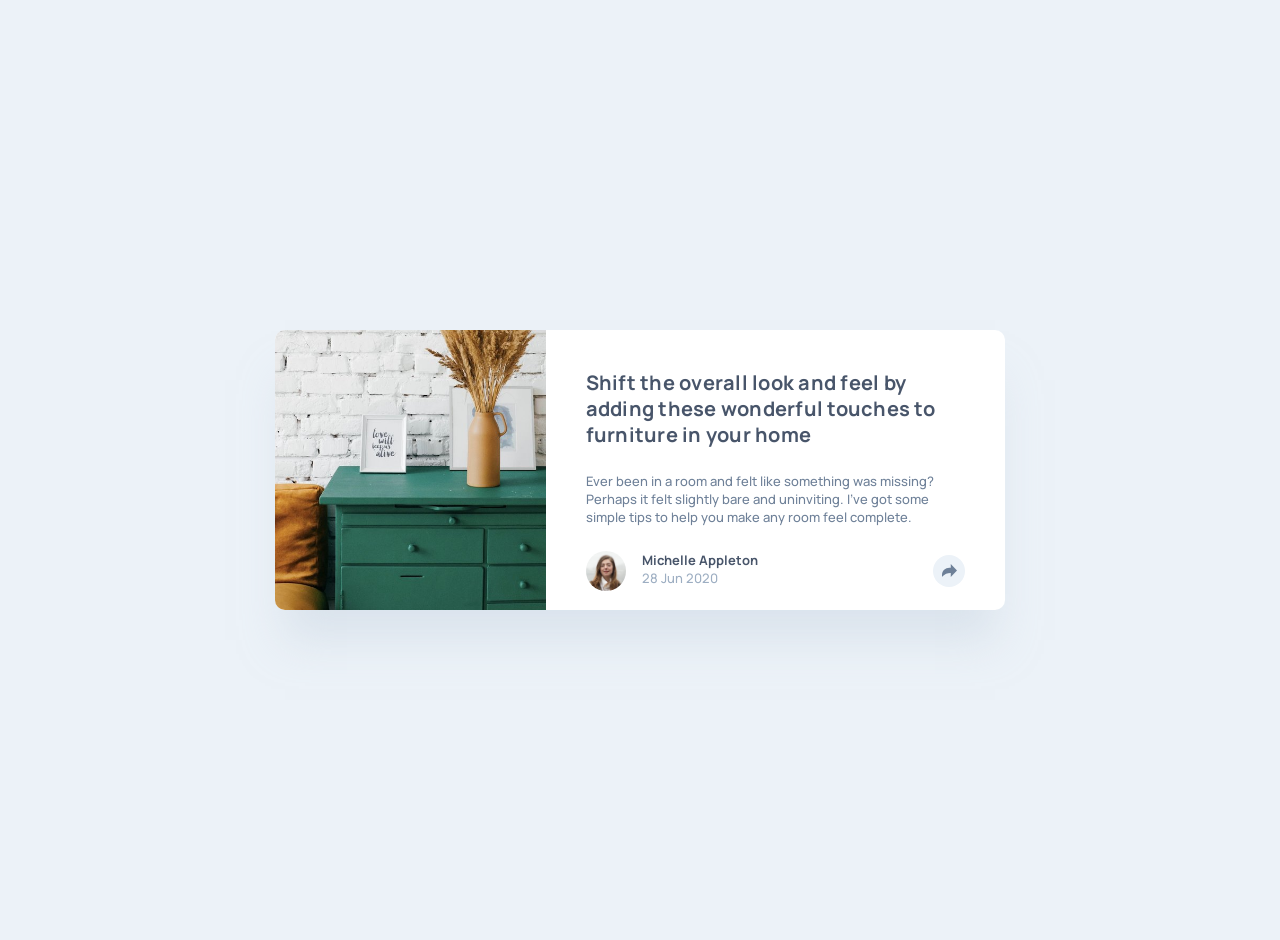
<file: article-preview-component-master/index.html>
<!doctype html>
<html lang="en">
  <head>
    <meta charset="UTF-8" />
    <meta name="viewport" content="width=device-width, initial-scale=1.0" />
    <!-- displays site properly based on user's device -->

    <link
      rel="icon"
      type="image/png"
      sizes="32x32"
      href="./images/favicon-32x32.png"
    />

    <title>Frontend Mentor | Article preview component</title>

    <link href="styles/styles.css" rel="stylesheet" />
  </head>
  <body>
    <article class="container">
      <div class="card-image-container">
        <img
          class="article-image"
          src="images/drawers.jpg"
          alt="picture of a table with a vase with flowers"
        />
      </div>
      <div class="content">
        <div class="article-content">
          <h1 class="textPresetBold1">
            Shift the overall look and feel by adding these wonderful touches to
            furniture in your home
          </h1>
          <p class="textPreset2">
            Ever been in a room and felt like something was missing? Perhaps it
            felt slightly bare and uninviting. I’ve got some simple tips to help
            you make any room feel complete.
          </p>
        </div>

        <div class="avatar-container">
          <div class="avatar-content">
            <img
              class="avatar-image"
              src="images/avatar-michelle.jpg"
              alt="Michelle Appleton Picture"
            />
            <div class="avatar-info">
              <h3 class="textPresetBold2">Michelle Appleton</h3>
              <span class="textPreset2"> 28 Jun 2020 </span>
            </div>
          </div>
          <button class="share-link" aria-label="Share icon">
            <svg
              width="15"
              height="13"
              viewBox="0 0 15 13"
              fill="none"
              xmlns="http://www.w3.org/2000/svg"
            >
              <path
                d="M15 6.48112L8.76629 0V3.86675H7.44095C3.33138 3.86675 0 7.02539 0 10.9219V12.971L0.588684 12.3594C2.59014 10.2802 5.4221 9.09549 8.39115 9.09549H8.76629V12.9622L15 6.48112Z"
                fill="currentColor"
              />
            </svg>
          </button>
          <div class="share-container">
            <span class="textPreset3">SHARE</span>

            <div class="icon-share">
              <a href="#" aria-label="Share on Facebook">
                <img src="images/icon-facebook.svg" alt="Facebook icon" />
              </a>
              <a href="#" aria-label="Share on Twitter">
                <img src="images/icon-twitter.svg" alt="Twitter icon" />
              </a>
              <a href="#" aria-label="Share on Pinterest">
                <img src="images/icon-pinterest.svg" alt="Pinterest Icon" />
              </a>
            </div>
          </div>
        </div>
      </div>
    </article>

    <footer class="attribution">
      Challenge by
      <a href="https://www.frontendmentor.io?ref=challenge">Frontend Mentor</a>.
      Coded by <a href="#">Your Name Here</a>.
    </footer>
    <script src="./index.js"></script>
  </body>
</html>
</file>
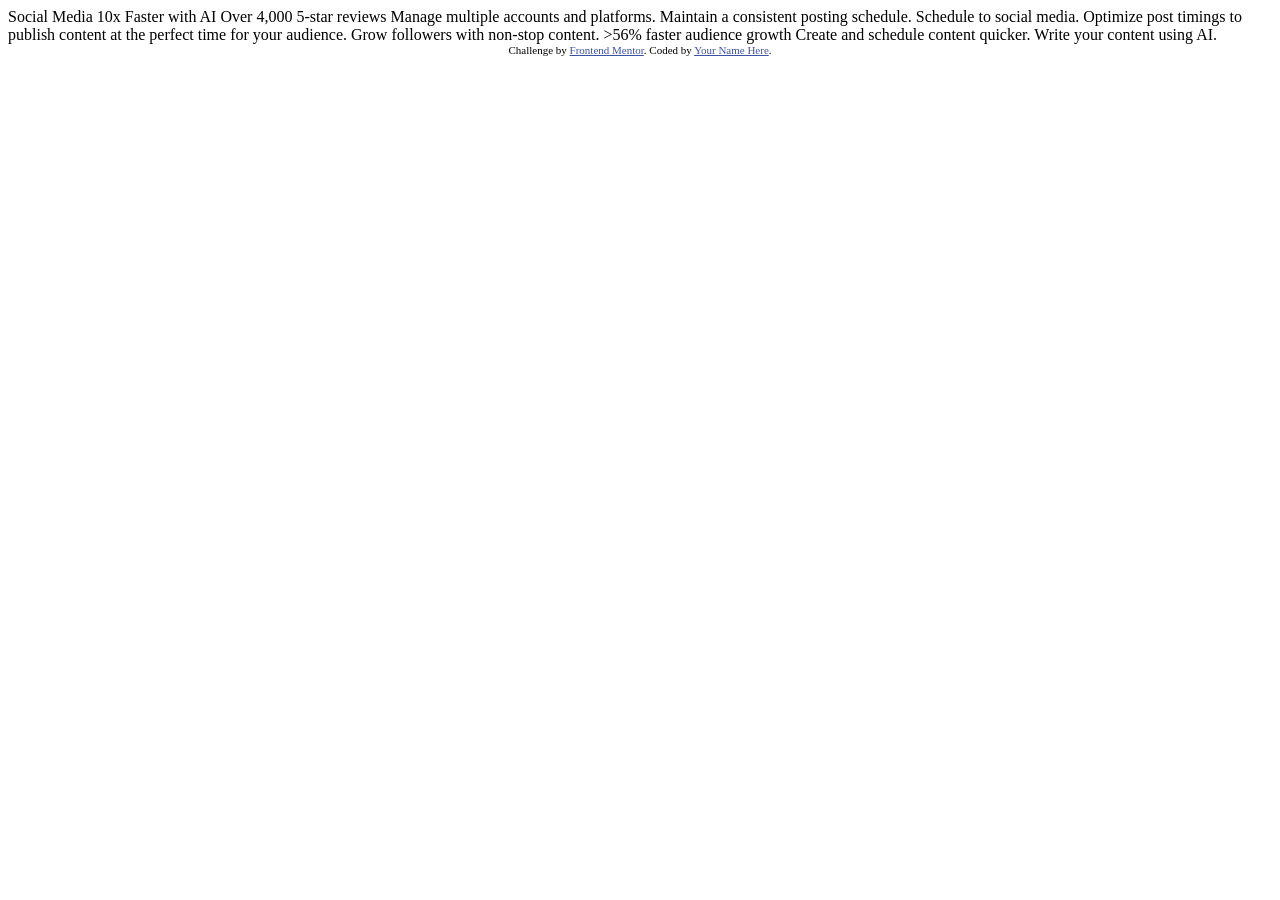
<file: bento-grid-main/index.html>
<!DOCTYPE html>
<html lang="en">
<head>
  <meta charset="UTF-8">
  <meta name="viewport" content="width=device-width, initial-scale=1.0"> <!-- displays site properly based on user's device -->

  <link rel="icon" type="image/png" sizes="32x32" href="./assets/images/favicon-32x32.png">
  
  <title>Frontend Mentor | Bento grid</title>

  <!-- Feel free to remove these styles or customise in your own stylesheet 👍 -->
  <style>
    .attribution { font-size: 0.6875rem; text-align: center; }
    .attribution a { color: hsl(228, 45%, 44%); }
  </style>
</head>
<body>

  Social Media 10x Faster with AI
  Over 4,000 5-star reviews

  Manage multiple accounts and platforms.

  Maintain a consistent posting schedule.

  Schedule to social media.
  Optimize post timings to publish content at the perfect time for your audience.
  
  Grow followers with non-stop content.

  >56% faster audience growth
  
  Create and schedule content quicker.

  Write your content using AI.
  
  <footer class="attribution">
    Challenge by <a href="https://www.frontendmentor.io?ref=challenge">Frontend Mentor</a>. 
    Coded by <a href="#">Your Name Here</a>.
  </footer>
</body>
</html>
</file>
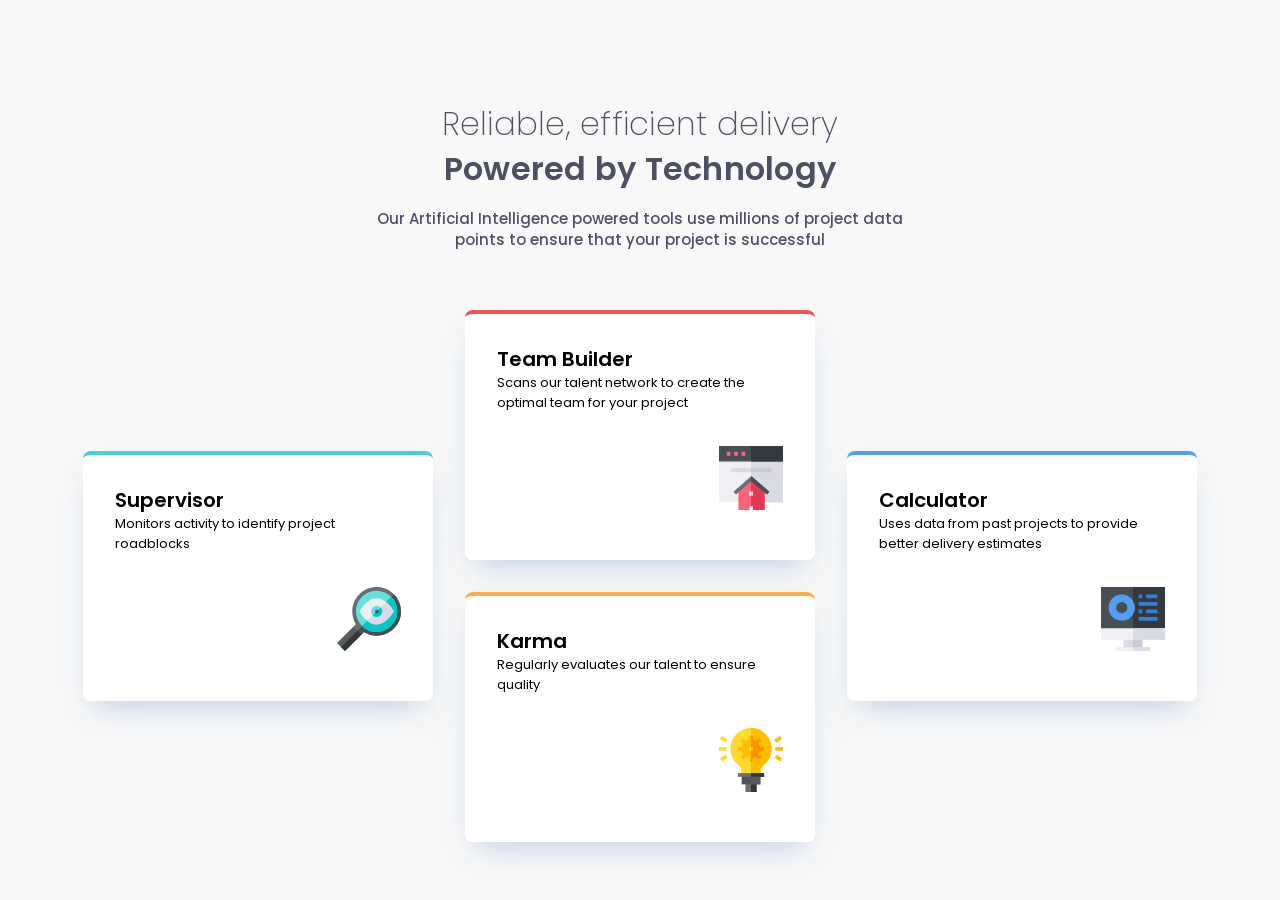
<file: four-card-feature-section-master/index.html>
<!doctype html>
<html lang="en">
  <head>
    <meta charset="UTF-8" />
    <meta name="viewport" content="width=device-width, initial-scale=1.0" />
    <!-- displays site properly based on user's device -->
    <link rel="stylesheet" href="./styles/style.css" type="text/css" />
    <link
      rel="icon"
      type="image/png"
      sizes="32x32"
      href="./images/favicon-32x32.png"
    />

    <title>Frontend Mentor | Four card feature section</title>
  </head>
  <body>
    <main>
      <header>
        <h1 class="title text-preset-2">
          Reliable, efficient delivery
          <span class="bold-part-title text-preset-1"
            >Powered by Technology</span
          >
        </h1>
        <p class="text-preset-4">
          Our Artificial Intelligence powered tools use millions of project data
          points to ensure that your project is successful
        </p>
      </header>

      <section class="card-section">
        <div class="card supervisor">
          <div class="text-container">
            <h3 class="card-title text-preset-3">Supervisor</h3>
            <p class="card-text text-preset-5">
              Monitors activity to identify project roadblocks
            </p>
          </div>
          <img
            class="card-image"
            src="./images/icon-supervisor.svg"
            alt="magnifying glass icon "
          />
        </div>
        <div class="card team-builder">
          <div class="text-container">
            <h3 class="card-title text-preset-3">Team Builder</h3>
            <p class="card-text text-preset-5">
              Scans our talent network to create the optimal team for your
              project
            </p>
          </div>
          <img
            class="card-image"
            src="./images/icon-team-builder.svg"
            alt="icon team Builder"
          />
        </div>
        <div class="card karma">
          <div class="text-container">
            <h3 class="card-title text-preset-3">Karma</h3>
            <p class="card-text text-preset-5">
              Regularly evaluates our talent to ensure quality
            </p>
          </div>
          <img
            class="card-image"
            src="./images/icon-karma.svg"
            alt="lamp icon"
          />
        </div>
        <div class="card calculator">
          <div class="text-container">
            <h3 class="card-title text-preset-3">Calculator</h3>
            <p class="card-text text-preset-5">
              Uses data from past projects to provide better delivery estimates
            </p>
          </div>
          <img
            class="card-image"
            src="./images/icon-calculator.svg"
            alt="computer icon"
          />
        </div>
      </section>
    </main>
  </body>
</html>
</file>
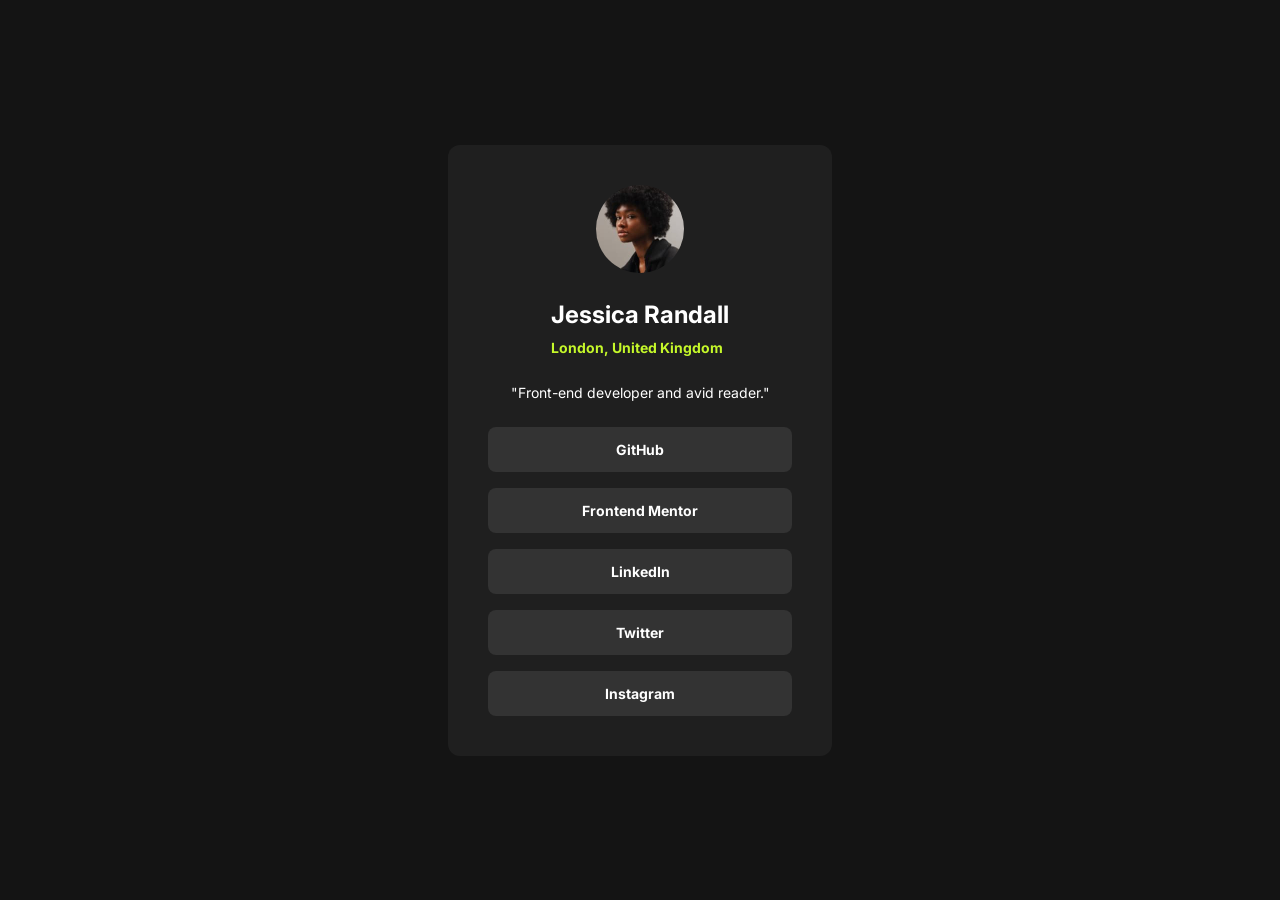
<file: social-links-profile-main/index.html>
<!doctype html>
<html lang="en">
  <head>
    <meta charset="UTF-8" />
    <meta name="viewport" content="width=device-width, initial-scale=1.0" />
    <!-- displays site properly based on user's device -->

    <link
      rel="icon"
      type="image/png"
      sizes="32x32"
      href="./assets/images/favicon-32x32.png"
    />
    <link rel="stylesheet" href="css/styles.css" />
    <title>Frontend Mentor | Social links profile</title>
  </head>
  <body>
    <main>
      <section class="central-card">
        <div class="personal-info-header">
          <img
            src="./assets/images/avatar-jessica.jpeg"
            alt="Jessica Randall personal photo"
          />
          <div>
            <h1>Jessica Randall</h1>
            <p>London, United Kingdom</p>
          </div>
          <span>"Front-end developer and avid reader."</span>
        </div>
        <ul>
          <li>
            <a href="#">GitHub</a>
          </li>
          <li>
            <a href="#">Frontend Mentor</a>
          </li>
          <li>
            <a href="#">LinkedIn</a>
          </li>
          <li>
            <a href="#">Twitter</a>
          </li>
          <li>
            <a href="#">Instagram</a>
          </li>
        </ul>
      </section>
    </main>
  </body>
</html>
</file>
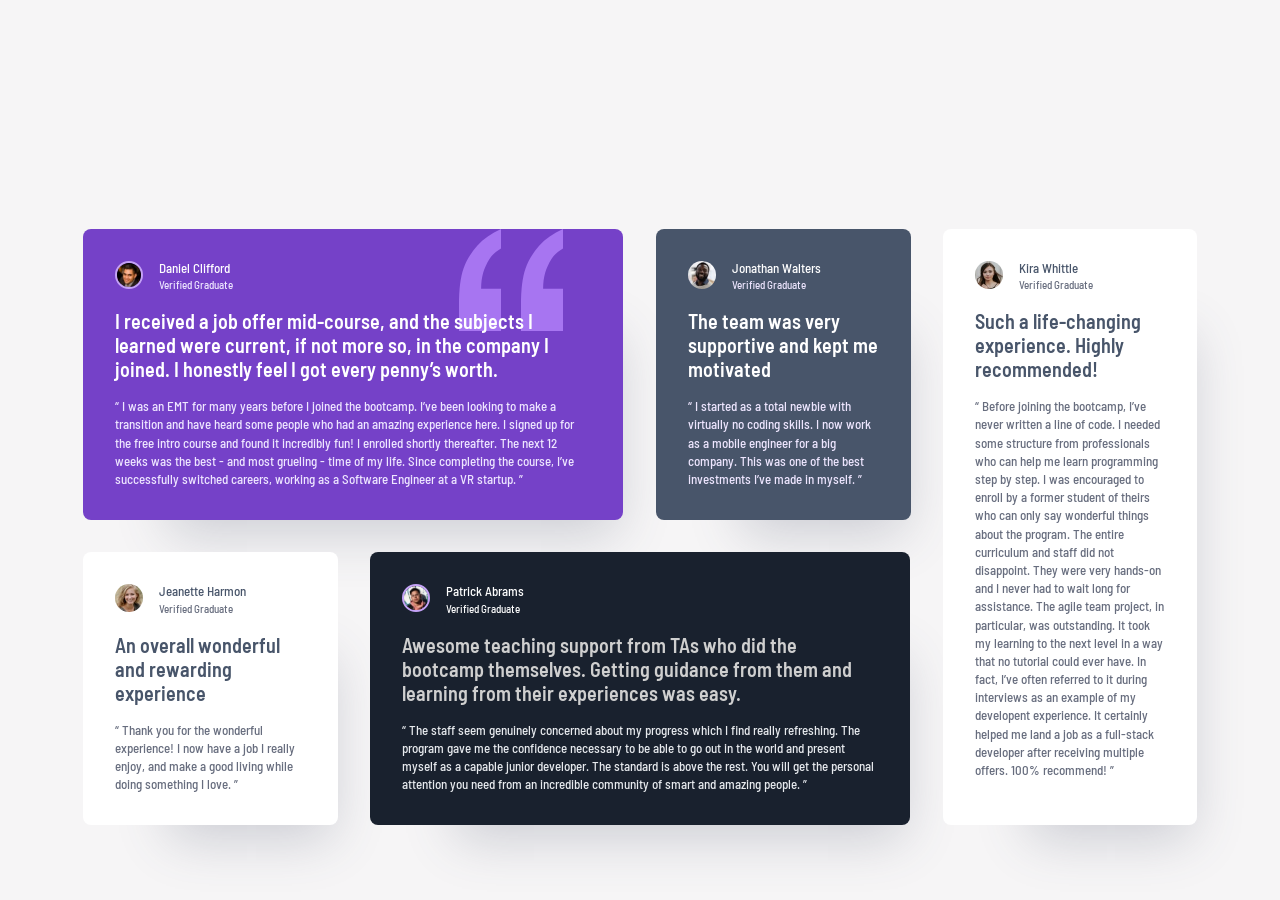
<file: testimonials-grid-section-main/index.html>
<!doctype html>
<html lang="en">
  <head>
    <meta charset="UTF-8" />
    <meta name="viewport" content="width=device-width, initial-scale=1.0" />
    <!-- displays site properly based on user's device -->
    <link rel="stylesheet" href="./css/styles.css" />

    <link
      rel="icon"
      type="image/png"
      sizes="32x32"
      href="./images/favicon-32x32.png"
    />

    <title>Frontend Mentor | Testimonial-Grid-section</title>
  </head>
  <body>
    <main>
      <section>
        <div class="card card1">
          <div class="card-person-info">
            <img
              class="person-image with-border"
              src="./images/image-daniel.jpg"
              alt="person profile image "
            />
            <div class="person-info">
              <h3 class="text-preset-2">Daniel Clifford</h3>
              <span class="text-preset-4">Verified Graduate</span>
            </div>
          </div>
          <div class="testimonial-text">
            <h2 class="text-preset-1">
              I received a job offer mid-course, and the subjects I learned were
              current, if not more so, in the company I joined. I honestly feel
              I got every penny’s worth.
            </h2>
            <p class="text-preset-3">
              “ I was an EMT for many years before I joined the bootcamp. I’ve
              been looking to make a transition and have heard some people who
              had an amazing experience here. I signed up for the free intro
              course and found it incredibly fun! I enrolled shortly thereafter.
              The next 12 weeks was the best - and most grueling - time of my
              life. Since completing the course, I’ve successfully switched
              careers, working as a Software Engineer at a VR startup. ”
            </p>
          </div>
        </div>
        <div class="card card2">
          <div class="card-person-info">
            <img
              class="person-image"
              src="./images/image-jonathan.jpg"
              alt="person profile image "
            />
            <div class="person-info">
              <h3 class="text-preset-2">Jonathan Walters</h3>
              <span class="text-preset-4">Verified Graduate</span>
            </div>
          </div>
          <div class="testimonial-text">
            <h2 class="text-preset-1">
              The team was very supportive and kept me motivated
            </h2>
            <p class="text-preset-3">
              “ I started as a total newbie with virtually no coding skills. I
              now work as a mobile engineer for a big company. This was one of
              the best investments I’ve made in myself. ”
            </p>
          </div>
        </div>
        <div class="card card3">
          <div class="card-person-info">
            <img
              class="person-image"
              src="./images/image-jeanette.jpg"
              alt="person profile image "
            />
            <div class="person-info">
              <h3 class="text-preset-2">Jeanette Harmon</h3>
              <span class="text-preset-4">Verified Graduate</span>
            </div>
          </div>
          <div class="testimonial-text">
            <h2 class="text-preset-1">
              An overall wonderful and rewarding experience
            </h2>
            <p class="text-preset-3">
              “ Thank you for the wonderful experience! I now have a job I
              really enjoy, and make a good living while doing something I love.
              ”
            </p>
          </div>
        </div>
        <div class="card card4">
          <div class="card-person-info">
            <img
              class="person-image with-border"
              src="./images/image-patrick.jpg"
              alt="person profile image"
            />
            <div class="person-info">
              <h3 class="text-preset-2">Patrick Abrams</h3>
              <span class="text-preset-4">Verified Graduate</span>
            </div>
          </div>
          <div class="testimonial-text">
            <h2 class="text-preset-1">
              Awesome teaching support from TAs who did the bootcamp themselves.
              Getting guidance from them and learning from their experiences was
              easy.
            </h2>
            <p class="text-preset-3">
              “ The staff seem genuinely concerned about my progress which I
              find really refreshing. The program gave me the confidence
              necessary to be able to go out in the world and present myself as
              a capable junior developer. The standard is above the rest. You
              will get the personal attention you need from an incredible
              community of smart and amazing people. ”
            </p>
          </div>
        </div>
        <div class="card card5">
          <div class="card-person-info">
            <img
              class="person-image"
              src="./images/image-kira.jpg"
              alt="person profile image "
            />
            <div class="person-info">
              <h3 class="text-preset-2">Kira Whittle</h3>
              <span class="text-preset-4">Verified Graduate</span>
            </div>
          </div>
          <div class="testimonial-text">
            <h2 class="text-preset-1">
              Such a life-changing experience. Highly recommended!
            </h2>
            <p class="text-preset-3">
              “ Before joining the bootcamp, I’ve never written a line of code.
              I needed some structure from professionals who can help me learn
              programming step by step. I was encouraged to enroll by a former
              student of theirs who can only say wonderful things about the
              program. The entire curriculum and staff did not disappoint. They
              were very hands-on and I never had to wait long for assistance.
              The agile team project, in particular, was outstanding. It took my
              learning to the next level in a way that no tutorial could ever
              have. In fact, I’ve often referred to it during interviews as an
              example of my developent experience. It certainly helped me land a
              job as a full-stack developer after receiving multiple offers.
              100% recommend! ”
            </p>
          </div>
        </div>
      </section>
    </main>

    <!-- <footer class="attribution">
    Challenge by <a href="https://www.frontendmentor.io?ref=challenge">Frontend Mentor</a>. 
    Coded by <a href="#">Your Name Here</a>.
  </footer> -->
  </body>
</html>
</file>
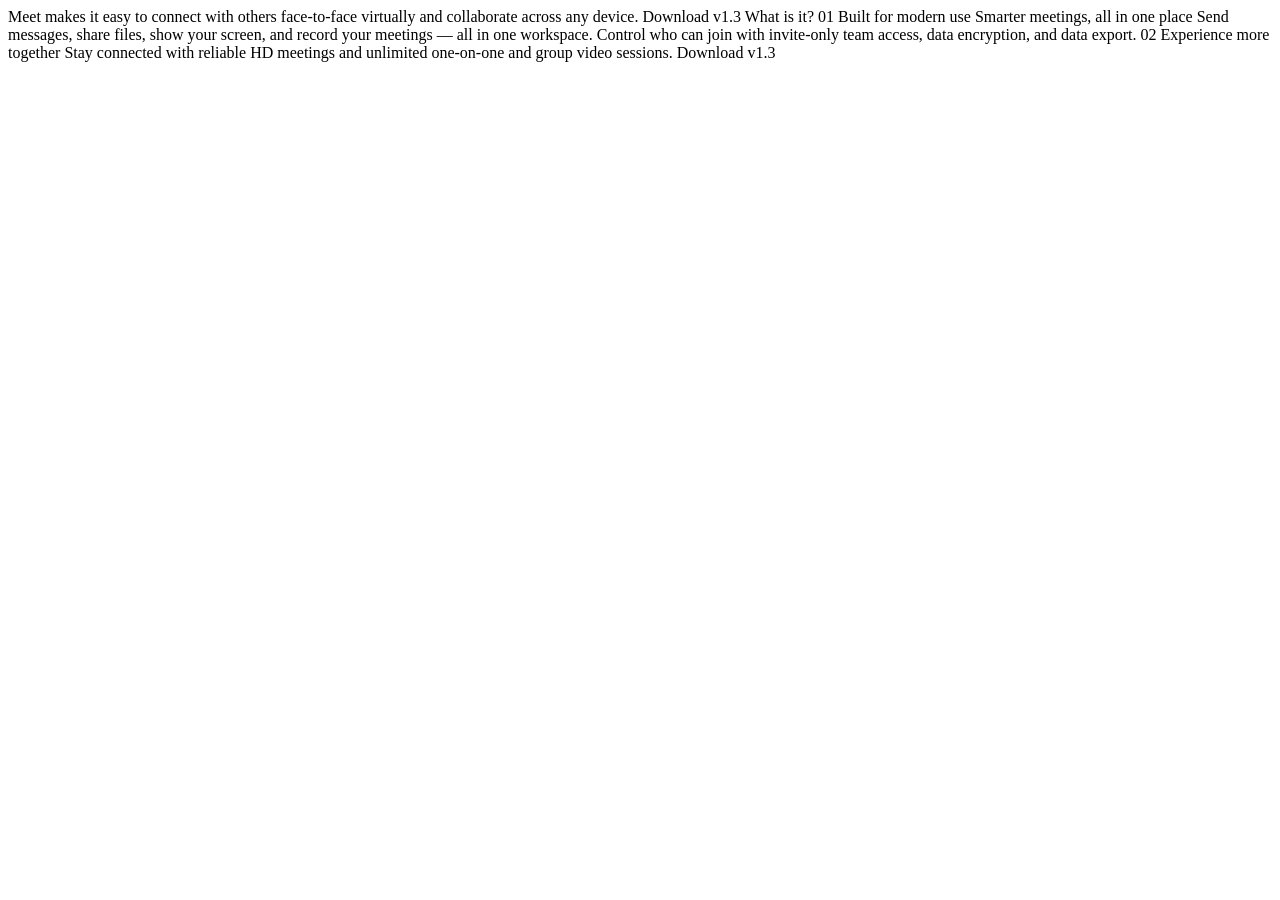
<file: meet-landing-page/starter-code/index.html>
<!DOCTYPE html>
<html lang="en">
<head>
  <meta charset="UTF-8">
  <meta name="viewport" content="width=device-width, initial-scale=1.0">

  <link rel="icon" type="image/png" sizes="32x32" href="./assets/favicon-32x32.png">
  
  <title>Frontend Mentor | Meet landing page</title>
</head>
<body>
  Meet makes it easy to connect with others face-to-face virtually and collaborate across any device.

  Download v1.3
  What is it?

  01
  Built for modern use

  Smarter meetings, all in one place

  Send messages, share files, show your screen, and record your meetings — all in one 
  workspace. Control who can join with invite-only team access, data encryption, and data export.

  02
  Experience more together
  Stay connected with reliable HD meetings and unlimited one-on-one and group video sessions.

  Download v1.3
</body>
</html>
</file>
<file: article-preview-component-master/styles/styles.css>
@import url("https://fonts.googleapis.com/css2?family=Manrope:wght@200..800&display=swap");

.attribution {
  display: none;
  font-size: 0.6875rem;
  text-align: center;
}
.attribution a {
  color: hsl(228, 45%, 44%);
}

* {
  box-sizing: border-box;
  margin: 0;
  padding: 0;
}

/* Manrope Bold */
.textPresetBold1 {
  font-family: "Manrope", sans-serif;
  font-weight: 700;
  font-size: 20px;
  line-height: 130%;
  letter-spacing: 0.25px;
}

/* Manrope Bold 2*/
.textPresetBold2 {
  font-family: "Manrope", sans-serif;
  font-weight: 700;
  font-size: 13px;
  line-height: 140%;
  letter-spacing: 0.12%;
}
/* Manrope Mediun */
.textPreset2 {
  font-family: "Manrope", sans-serif;
  font-weight: 500;
  font-size: 13px;
  line-height: 140%;
  letter-spacing: 0.12%;
}

/* Manrope*/
.textPreset3 {
  font-family: "Manrope", sans-serif;
  font-weight: 400;
  font-size: 13px;
  line-height: 140%;
  letter-spacing: 25%;
}
:root {
  --Grey-200: #ecf2f8;
  --Grey-400: #9daec2;
  --Grey-500: #6e8098;
  --Grey-900: #48556a;
  --White: #ffffff;
}

body {
  background-color: var(--Grey-200);
  height: 100dvh;
  display: flex;
  flex-direction: column;
  justify-content: center;
  margin: 20px;
  align-items: center;
}

.container {
  background-color: var(--White);
  max-width: 327px;
  max-height: 538px;
  height: 100%;
  border-radius: 10px;
  overflow: hidden;
  box-shadow: 0px 40px 40px -10px rgb(201, 213, 225, 0.5);
}

.article-image {
  height: 200px;
  width: 100%;
  display: block;
  object-fit: cover;
  object-position: left -15px;
}

.content {
  display: flex;
  flex-direction: column;
  gap: 48px;
  padding: 32px 30px 18px;
  position: relative;
}

.article-content {
  display: flex;
  flex-direction: column;
  gap: 24px;
  & h1 {
    color: var(--Grey-900);
  }
  & p {
    color: var(--Grey-500);
  }
}

.avatar-container {
  display: flex;
  justify-content: space-between;
  align-items: center;
}

.avatar-content {
  display: flex;
  gap: 16px;
}

.avatar-info {
  display: flex;
  flex-direction: column;
  & h3 {
    color: var(--Grey-900);
  }
  & span {
    color: var(--Grey-400);
  }
}

.avatar-image {
  height: 40px;
  width: 40px;
  border-radius: 100%;
}

.share-link {
  height: 32px;
  width: 32px;
  display: flex;
  align-items: center;
  justify-content: center;
  border-radius: 100%;
  border: none;
  background-color: var(--Grey-200);
  color: var(--Grey-500);
  cursor: pointer;
}

.share-link.active {
  background-color: var(--Grey-500);
  z-index: 1;
  color: var(--White);
}

.share-container {
  display: none;
  position: absolute;
  left: 0;
  bottom: 0;
  padding: 30px;
  width: 100%;
  height: 76px;
  background-color: var(--Grey-900);
  color: var(--Grey-400);
}

.share-container.active {
  display: flex;
  align-items: center;
  justify-content: left;
  gap: 24px;
}

.icon-share {
  display: flex;
  gap: 16px;
  align-items: center;
}

@media (min-width: 580px) {
  .container {
    max-width: 608px;
    max-height: 346px;
    width: 100%;
    display: flex;
    overflow: visible;
  }

  .card-image-container {
    min-width: 229px;
    width: 100%;
    height: 100%;
  }

  .article-image {
    width: 100%;
    height: 100%;
    object-fit: cover;
    object-position: left center;
    border-radius: 10px 0 0 10px;
  }

  .content {
    gap: 24px;
    padding: 41px 36px 41px 32px;
  }

  .share-container {
    width: 248px;
    height: 55px;
    border-radius: 10px;
    box-shadow: 2px 2px 2px var(--Grey-900);
    bottom: 90px;
    left: auto;
    right: -67px;
  }

  .share-container::after {
    content: "";
    position: absolute;
    width: 16px;
    height: 16px;
    background-color: var(--Grey-900);
    bottom: -8px;
    left: 50%;
    transform: translateX(-50%) rotate(45deg);
  }
}

@media (min-width: 700px) {
  .container {
    max-width: 730px;
    width: 100%;
    max-height: 280px;
    display: flex;
  }
  .card-image-container {
    width: 100%;
    min-height: 100%;
  }

  .article-image {
    width: 100%;
    height: 100%;
    object-fit: cover;
    object-position: left center;
  }

  .content {
    gap: 24px;
    padding: 40px;
  }
  .share-container {
    bottom: 75px;
  }
}
</file>
<file: four-card-feature-section-master/styles/style.css>
@import url("https://fonts.googleapis.com/css2?family=Poppins:ital,wght@0,100;0,200;0,300;0,400;0,500;0,600;0,700;0,800;0,900;1,100;1,200;1,300;1,400;1,500;1,600;1,700;1,800;1,900&display=swap");

* {
  margin: 0;
  padding: 0;
  box-sizing: border-box;
}

/* Poppins Semibold */
.text-preset-1 {
  font-family: "Poppins", sans-serif;
  font-weight: 600;
  font-size: 32px;
  font-style: normal;
  line-height: 140%;
  letter-spacing: 0.25px;
}
/* Poppins extra Light */
.text-preset-2 {
  font-family: "Poppins", sans-serif;
  font-weight: 200;
  font-size: 36px;
  line-height: 140%;
  letter-spacing: 0.25px;
  font-style: normal;
}
/* Poppins semibold 2*/
.text-preset-3 {
  font-family: "Poppins", sans-serif;
  font-weight: 600;
  font-size: 20px;
  line-height: 135%;
  letter-spacing: 0px;
  font-style: normal;
}
/* Poppins Regular */
.text-preset-4 {
  font-family: "Poppins", sans-serif;
  font-weight: 500;
  line-height: 140%;
  letter-spacing: 0px;
  font-size: 15px;
  font-style: normal;
}
/* Poppins regular 2 */
.text-preset-5 {
  font-family: "Poppins", sans-serif;
  font-weight: 400;
  font-size: 13px;
  line-height: 160%;
  letter-spacing: 0px;
  font-style: normal;
}

:root {
  --background-color: #f8f8f8;
  --grey-500: #4d4f62;
  --grey-400: #6a7178;
  --white: #ffffff;
  --red: #ea5454;
  --cyan: #44d3d2;
  --blue: #549ef2;
  --orange: #fcae4a;
}

.attribution {
  font-size: 0.6875rem;
  text-align: center;
}
.attribution a {
  color: hsl(228, 45%, 44%);
}

body {
  background-color: var(--background-color);
}

header {
  margin: 60px 30px;
  text-align: center;
  color: var(--grey-500);
  display: flex;
  flex-direction: column;
  align-items: center;
  gap: 16px;

  && .title {
    max-width: 316px;
    font-size: 24px;
  }
  && .bold-part-title {
    font-size: 24px;
  }
  && p {
    max-width: 316px;
  }
}

.card-section {
  display: grid;
  grid-template-columns: 1fr;
  grid-template-areas:
    "team-builder"
    "supervisor"
    "karma"
    "calculator";
  gap: 32px;
  width: 100%;
  padding: 0px 30px 60px 30px;
  justify-items: center;
}

.card {
  max-width: 350px;
  width: 100%;
  height: 250px;
  border-radius: 8px;
  background-color: var(--white);
  box-shadow: 0px 15px 30px -11px rgb(131, 166, 210, 0.5);
  display: flex;
  flex-direction: column;
  align-items: end;
  gap: 32px;
  padding: 32px;
}

.card-section > .card:nth-child(1) {
  border-top: 4px solid var(--cyan);
}

.card-section > .card:nth-child(2) {
  border-top: 4px solid var(--red);
}

.card-section > .card:nth-child(3) {
  border-top: 4px solid var(--orange);
}

.card-section > .card:nth-child(4) {
  border-top: 4px solid var(--blue);
}

@media (min-width: 768px) {
  header {
    margin-top: 80px;

    && .title {
      font-size: 32px;
      max-width: 540px;
    }
    && .bold-part-title {
      font-size: 32px;
    }
    && p {
      max-width: 540px;
    }
  }
  .card-section {
    grid-template-columns: repeat(2, 1fr);
    grid-template-rows: auto;
    grid-template-areas:
      "team-builder team-builder"
      "supervisor   karma"
      "calculator   calculator";
  }
  .supervisor {
    grid-area: supervisor;
  }
  .team-builder {
    grid-area: team-builder;
  }
  .karma {
    grid-area: karma;
  }
  .calculator {
    grid-area: calculator;
  }
}

@media (min-width: 999px) {
  header {
    margin-top: 102px;
  }
  .card-section {
    max-width: 1114px;
    margin: 0 auto;
    padding: 0;
    grid-template-columns: repeat(3, 1fr);
    grid-template-rows: auto;
    grid-template-areas:
      ".          team-builder    ."
      "supervisor team-builder calculator"
      "supervisor karma        calculator"
      ".          karma           .";
  }
}
</file>
<file: social-links-profile-main/css/styles.css>
@import url("https://fonts.googleapis.com/css2?family=Inter:ital,opsz,wght@0,14..32,100..900;1,14..32,100..900&display=swap");

* {
  margin: 0;
  padding: 0;
  box-sizing: border-box;
}

:root {
  --Green: hsl(75, 94%, 57%);
  --White: hsl(0, 0%, 100%);
  --Grey-700: hsl(0, 0%, 20%);
  --Grey-800: hsl(0, 0%, 12%);
  --Grey-900: hsl(0, 0%, 8%);
}

main {
  background-color: var(--Grey-900);
  width: 100%;
  height: 100vh;
  display: flex;
  align-items: center;
  justify-content: center;
}

.central-card {
  align-self: center;
  background-color: var(--Grey-800);
  font-family: "Inter", sans-serif;
  display: flex;
  flex-direction: column;
  align-items: center;
  justify-content: center;
  max-width: 384px;
  width: 100%;
  max-height: 611px;
  border-radius: 12px;
  padding: 40px;
}

.personal-info-header {
  color: var(--White);
  display: flex;
  flex-direction: column;
  gap: 24px;
  justify-content: center;
  align-items: center;
  margin-bottom: 24px;
}

.personal-info-header h1 {
  font-weight: 700;
  font-size: 24px;
  line-height: 150%;
  margin-bottom: 4px;
}

.personal-info-header p {
  font-size: 14px;
  line-height: 150%;
  font-weight: 700;
  color: var(--Green);
}

.personal-info-header span {
  font-size: 14px;
  line-height: 150%;
  font-weight: 400;
}

.personal-info-header img {
  height: 88px;
  width: 88px;
  border-radius: 100%;
}

ul {
  list-style: none;
  max-width: 304px;
  width: 100%;
  margin-bottom: 0;
  padding-bottom: 0;
}
ul li {
  margin-bottom: 16px;
  width: 100%;
  background-color: var(--Grey-700);
  border-radius: 8px;
}

ul li:last-child {
  margin-bottom: 0;
}

ul li a {
  display: block;
  text-align: center;
  height: 45px;
  padding: 12px 0;
  color: var(--White);
  text-decoration: none;
  font-weight: 700;
  font-size: 14px;
  line-height: 150%;
}
ul li a:hover {
  color: var(--Grey-700);
}
ul li:hover {
  background-color: var(--Green);
  transition: 800ms;
  transform: scaleX(1.04);
}

@media (max-width: 500px) {
  .central-card {
    padding: 24px;
    margin: 24px;
    transition: 500ms;
  }
}
</file>
<file: testimonials-grid-section-main/css/styles.css>
@import url("https://fonts.googleapis.com/css2?family=Barlow+Semi+Condensed:ital,wght@0,100;0,200;0,300;0,400;0,500;0,600;0,700;0,800;0,900;1,100;1,200;1,300;1,400;1,500;1,600;1,700;1,800;1,900&family=JetBrains+Mono:ital,wght@0,100..800;1,100..800&display=swap");

* {
  margin: 0;
  padding: 0;
  box-sizing: border-box;
}

/* Barlow Semi Condensed Semibold */
.text-preset-1 {
  font-family: "Barlow Semi Condensed", sans-serif;
  font-size: 20px;
  font-weight: 600;
  line-height: 120%;
  letter-spacing: 0px;
}
/* Barlow Semi Condensed Medium */
.text-preset-2 {
  font-family: "Barlow Semi Condensed";
  font-size: 13px;
  font-weight: 500;
  line-height: 110%;
  letter-spacing: 0px;
}
/* Barlow Semi Condensed Medium 2  */
.text-preset-3 {
  font-family: "Barlow Semi Condensed";
  font-size: 13px;
  font-weight: 500;
  line-height: 140%;
  letter-spacing: 0px;
}
/* Barlow Semi Condensed Medium 3 */
.text-preset-4 {
  font-family: "Barlow Semi Condensed";
  font-size: 11px;
  font-weight: 500;
  line-height: 110%;
  letter-spacing: 0px;
}

:root {
  /* Primary */
  --Purple-50: hsl(260, 100%, 95%);
  --Purple-300: hsl(264, 82%, 80%);
  --Purple-500: hsl(263, 55%, 52%);

  /* Neutral */
  --White: hsl(0, 0%, 100%);
  --Grey-100: hsl(214, 17%, 92%);
  --Grey-200: hsl(0, 0%, 81%);
  --Grey-400: hsl(224, 10%, 45%);
  --Grey-500: hsl(217, 19%, 35%);
  --Dark-blue: hsl(219, 29%, 14%);
  --Black: hsl(0, 0%, 7%);
}

main {
  display: flex;
  flex-direction: column;
  width: 100%;
  align-items: center;
  justify-self: center;
  background-color: #f6f5f6;
  height: 100vh;
}

section {
  max-width: 1114px;
  display: grid;
  grid-template-columns: 1fr;
  grid-template-areas:
    "card1"
    "card2"
    "card3"
    "card4"
    "card5";
  gap: 32px;
  margin: 73px 0;
}

.card {
  display: flex;
  flex-direction: column;
  gap: 16px;
  padding: 32px;
  border-radius: 8px;
  max-width: 305px;
  box-shadow: 40px 60px 50px -47px rgb(72, 82, 106, 24.74%);
}

.card1 {
  background-color: var(--Purple-500);
}
.card2 {
  background-color: var(--Grey-500);
}
.card3 {
  background-color: var(--White);
}
.card4 {
  background-color: var(--Dark-blue);
}
.card5 {
  background-color: var(--White);
}

.card5,
.card3 > .card-person-info,
.card5,
.card3 > .testimonial-text {
  & h2 {
    color: var(--Grey-500);
  }
  & p {
    color: var(--Grey-400);
  }
  & h3 {
    color: var(--Grey-500);
  }
  & span {
    color: var(--Grey-400);
  }
}

.card4 > .card-person-info,
.card4 > .testimonial-text {
  & h2 {
    color: var(--Grey-200);
  }
  & p {
    color: var(--Grey-100);
  }
  & h3 {
    color: var(--White);
  }
  & span {
    color: var(--White);
  }
}

.card-person-info {
  display: flex;
  gap: 16px;

  & h3 {
    color: var(--White);
  }

  & span {
    color: var(--Purple-50);
  }
}

.person-image {
  height: 28px;
  width: 28px;
  border-radius: 100%;
}

.with-border {
  height: 28px;
  width: 28px;
  border: 2px solid var(--Purple-300);
}

.testimonial-text {
  display: flex;
  flex-direction: column;
  gap: 16px;

  & h2 {
    color: var(--White);
  }
  & p {
    color: var(--Purple-50);
  }
}

@media (min-width: 500px) {
  section {
    margin: 80px 60px;
    grid-template-columns: repeat(2, 1fr);
    grid-template-areas:
      "card1 card1"
      "card2 card3"
      "card4 card4"
      "card5 card5";
  }
  .card {
    max-width: 647px;
  }
  .card1 {
    grid-area: card1;
    background-image: url("../images/bg-pattern-quotation.svg");
    background-repeat: no-repeat;
    background-position: top right;
    background-position-x: 376px;
  }
  .card2 {
    grid-area: card2;
    max-width: 307px;
  }
  .card3 {
    grid-area: card3;
    max-width: 307px;
  }
  .card4 {
    grid-area: card4;
  }
  .card5 {
    grid-area: card5;
  }
}

@media (min-width: 999px) {
  section {
    margin-top: 229px;
    grid-template-columns: repeat(4, 1fr);
    grid-template-areas:
      "card1 card1 card2 card5"
      "card3 card4 card4 card5";
  }
  .card1 {
    grid-area: card1;
    max-width: 540px;
  }
  .card4 {
    grid-area: card4;
    max-width: 540px;
  }
}
</file>
